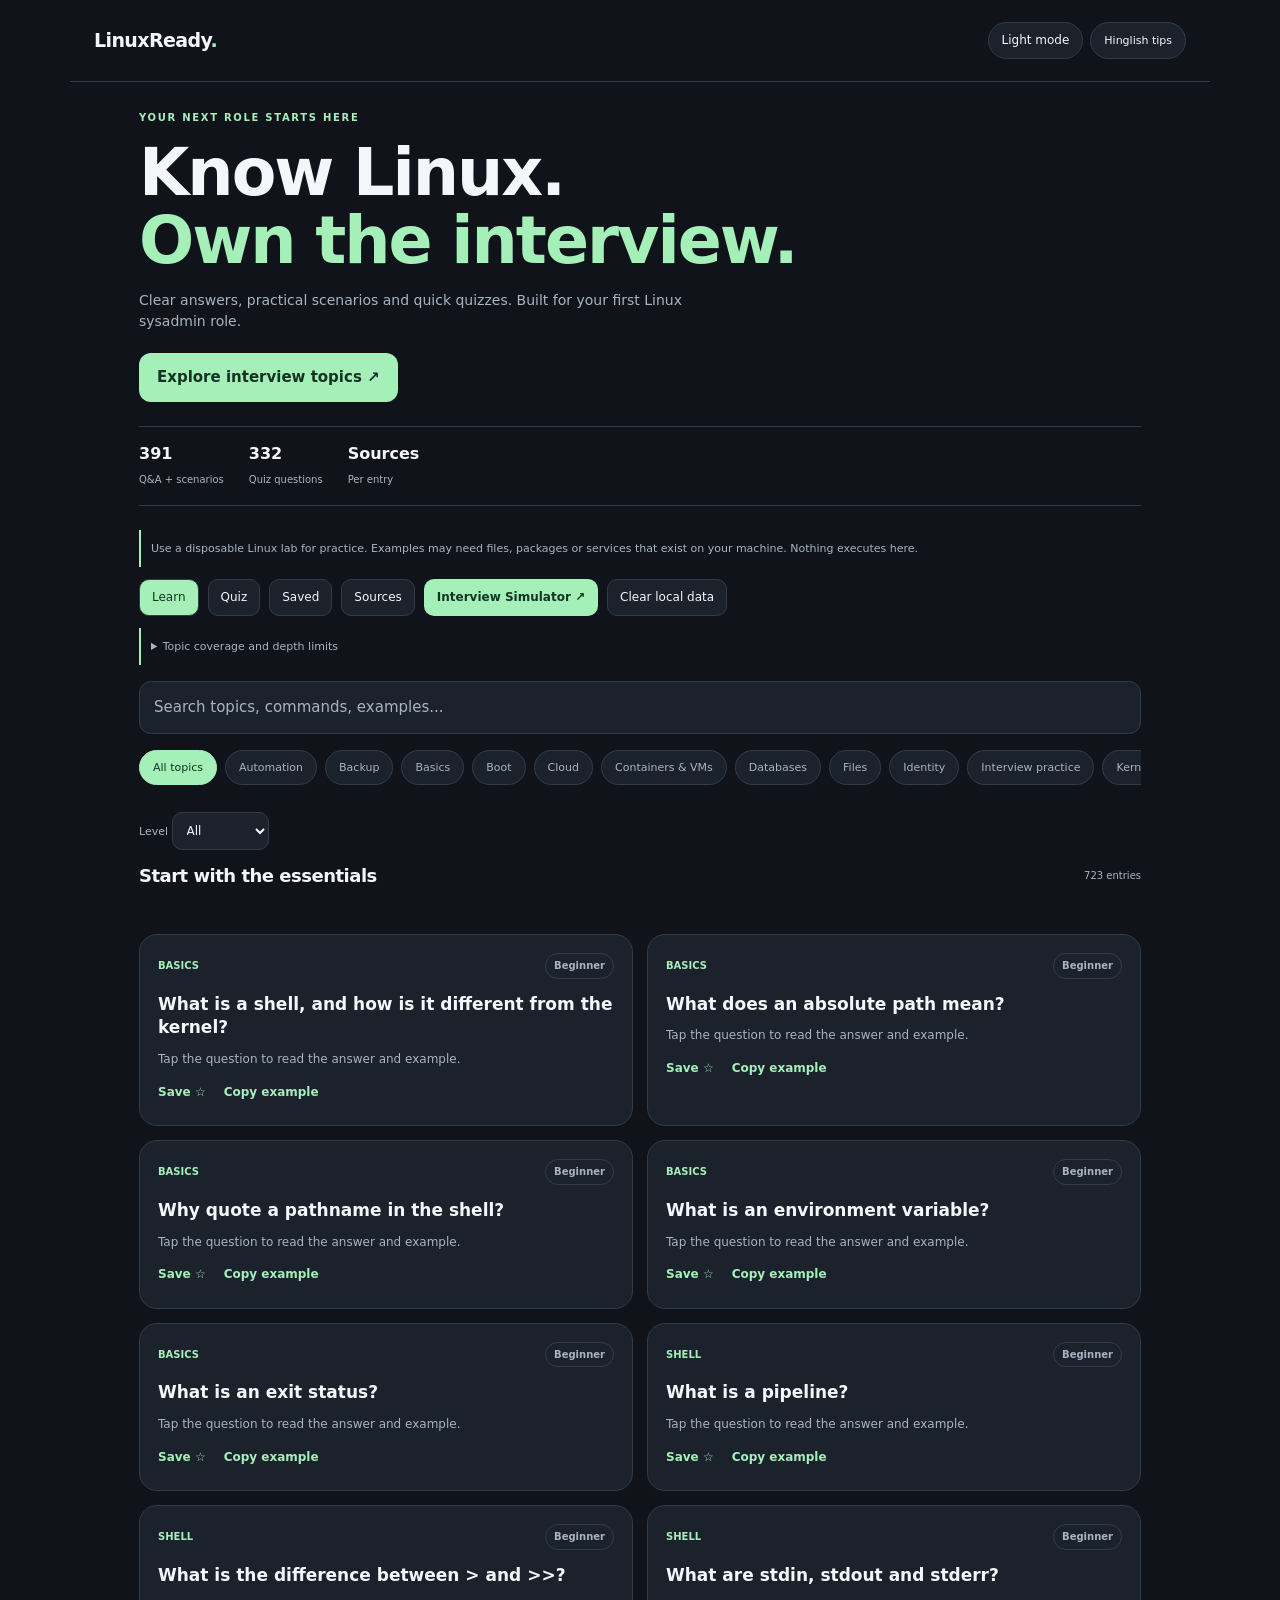
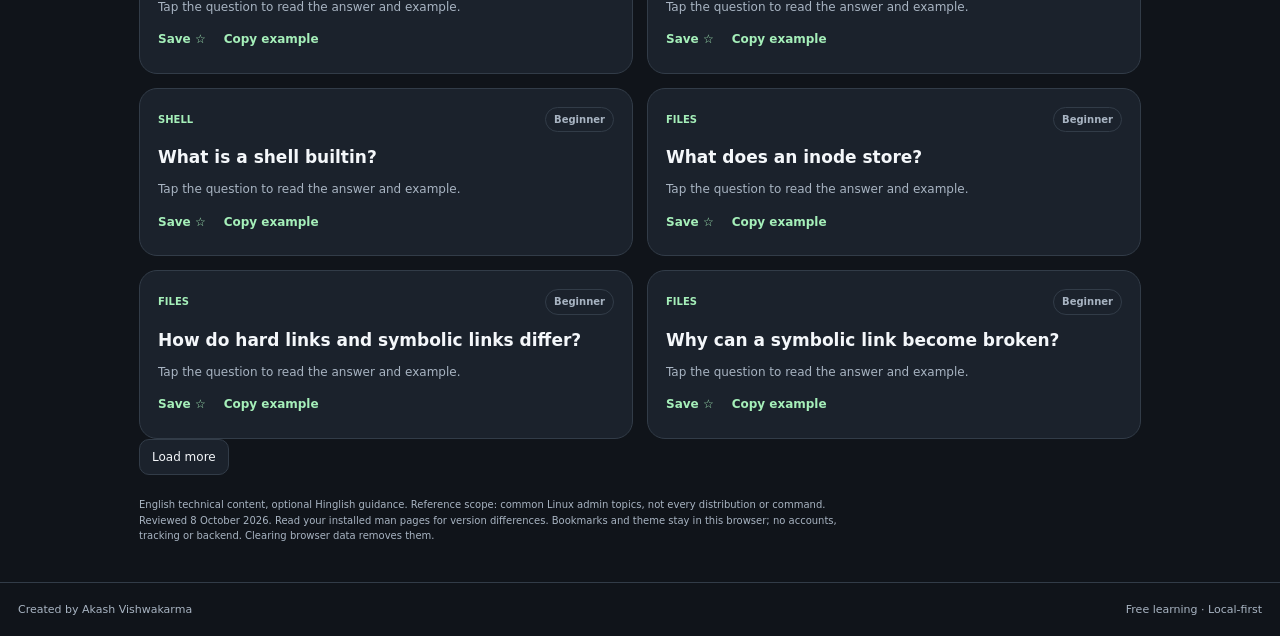
<file: index.html>
<!doctype html><html lang="en"><head><meta charset="utf-8"><meta name="viewport" content="width=device-width,initial-scale=1"><meta name="description" content="Clear answers, practical scenarios and quick quizzes. Built for your first Linux sysadmin role."><meta http-equiv="Content-Security-Policy" content="default-src 'none'; script-src 'self'; style-src 'self'; img-src 'self' data:; connect-src 'none'; base-uri 'none'; form-action 'none'; object-src 'none'"><meta name="referrer" content="no-referrer"><title>LinuxReady | Linux learning</title><link rel="stylesheet" href="2-style.css"><script defer src="2-fulldata.js"></script><script defer src="1-interview-coverage.js"></script><script defer src="4-data.js"></script><script defer src="3-app.js"></script></head><body class="interview" data-kind="interview"><header><div class="brand">LinuxReady<span>.</span></div><div class="headerbuttons"><button class="theme">Light mode</button><button class="theme lang">Hinglish tips</button></div></header><main><div class="eyebrow">YOUR NEXT ROLE STARTS HERE</div><h1>Know Linux.<br><span>Own the interview.</span></h1><p class="intro">Clear answers, practical scenarios and quick quizzes. Built for your first Linux sysadmin role.</p><button class="cta">Explore interview topics ↗</button><div class="stats"><div><b id="stat1">…</b><span>Q&A + scenarios</span></div><div><b id="stat2">…</b><span>Quiz questions</span></div><div><b>Sources</b><span>Per entry</span></div></div><p class="hint" id="guidance">Use a disposable Linux lab for practice. Examples may need files, packages or services that exist on your machine. Nothing executes here.</p><nav class="toolbar" aria-label="Views"><button data-view="learn" class="selected">Learn</button><button data-view="quiz">Quiz</button><button data-view="saved">Saved</button><button data-view="sources">Sources</button><a class="smallbtn simlink" href="interview-sim.html">Interview Simulator ↗</a><button id="clear">Clear local data</button></nav><div id="filters"><input aria-label="Search" maxlength="200" class="search" placeholder="Search topics, commands, examples..."><div class="topics"><button class="active" data-topic="all">All topics</button><button data-topic="Basics">Basics</button><button data-topic="Files">Files</button><button data-topic="Networking">Networking</button><button data-topic="Permissions">Permissions</button><button data-topic="Processes">Processes</button><button data-topic="Scheduling">Scheduling</button><button data-topic="Services">Services</button><button data-topic="Security">Security</button><button data-topic="Shell">Shell</button><button data-topic="Storage">Storage</button><button data-topic="System">System</button><button data-topic="Text">Text</button></div><div class="toolbar"><label>Level <select id="level"><option>All</option><option>Beginner</option><option>Scenario</option></select></label></div></div><div class="sectionhead"><h2 id="sectiontitle">Start with the essentials</h2><span id="count"></span></div><p class="status" aria-live="polite" id="status"></p><div class="grid" id="cards"></div><button id="more" class="smallbtn" hidden>Load more</button><section id="quiz" hidden><div class="toolbar"><label>Questions <select id="quizcount"><option>10</option><option selected>25</option><option>50</option></select></label><button id="startquiz">Start new quiz</button></div><div id="quizbody"></div></section><section id="sources" class="sourceslist" hidden></section><p class="foot">English technical content, optional Hinglish guidance. Reference scope: common Linux admin topics, not every distribution or command. Reviewed 8 October 2026. Read your installed man pages for version differences. Bookmarks and theme stay in this browser; no accounts, tracking or backend. Clearing browser data removes them.</p></main><div class="footer"><span>Created by Akash Vishwakarma</span><span>Free learning · Local-first</span></div></body></html>
</file>
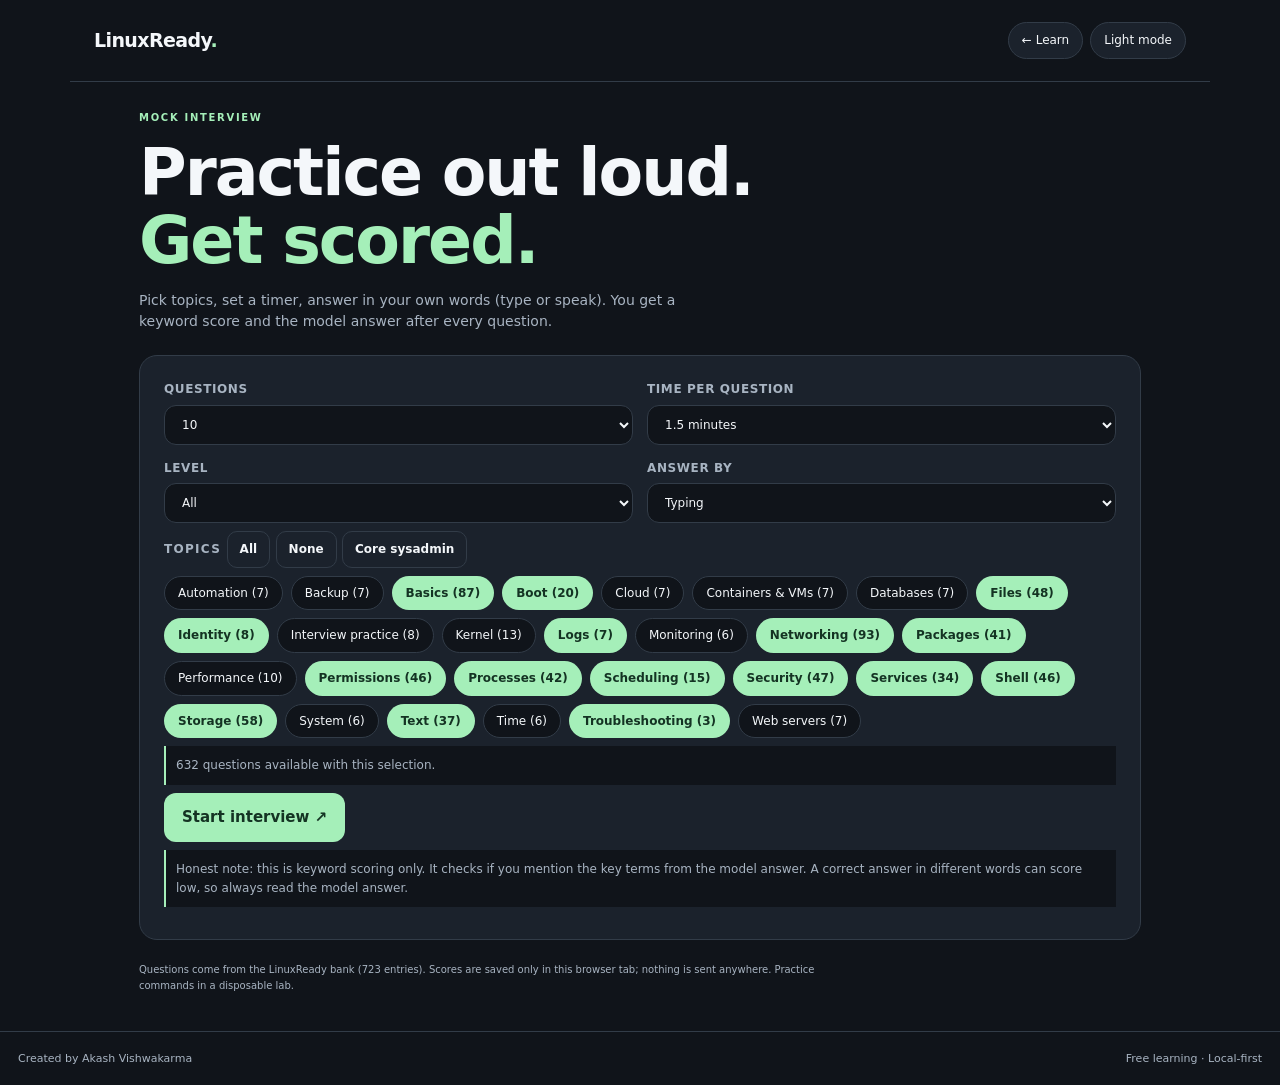
<file: interview-sim.html>
<!doctype html><html lang="en"><head><meta charset="utf-8"><meta name="viewport" content="width=device-width,initial-scale=1"><meta name="description" content="Practice Linux and IT interview questions with a timer, typed or spoken answers and keyword scoring. Free, private, runs in your browser."><meta http-equiv="Content-Security-Policy" content="default-src 'none'; script-src 'self'; style-src 'self'; img-src 'self' data:; connect-src 'none'; base-uri 'none'; form-action 'none'; object-src 'none'"><meta name="referrer" content="no-referrer"><title>Interview Simulator | LinuxReady</title><link rel="stylesheet" href="2-style.css"><link rel="stylesheet" href="5-sim.css"><script defer src="5-sim-bank.js"></script><script defer src="5-sim.js"></script></head>
<body class="interview" data-kind="interview"><header><div class="brand"><a href="index.html" class="brandlink">LinuxReady<span>.</span></a></div><div class="headerbuttons"><a class="theme navlink" href="index.html">← Learn</a><button class="theme" id="themeBtn" type="button">Light mode</button></div></header>
<main>
<div class="eyebrow">MOCK INTERVIEW</div><h1>Practice out loud.<br><span>Get scored.</span></h1>
<p class="intro">Pick topics, set a timer, answer in your own words (type or speak). You get a keyword score and the model answer after every question.</p>
<section id="setup" class="card sim">
 <div class="grid2"><label>Questions<select id="count"><option>5</option><option selected>10</option><option>15</option><option>20</option></select></label>
 <label>Time per question<select id="secs"><option value="60">1 minute</option><option value="90" selected>1.5 minutes</option><option value="120">2 minutes</option><option value="180">3 minutes</option><option value="0">No timer</option></select></label>
 <label>Level<select id="level"><option value="">All</option><option>Beginner</option><option>Scenario</option></select></label>
 <label>Answer by<select id="mode"><option value="type">Typing</option><option value="speak">Speaking (mic)</option></select></label></div>
 <p class="lbl">Topics <button class="smallbtn" id="allT" type="button">All</button> <button class="smallbtn" id="noneT" type="button">None</button> <button class="smallbtn" id="coreT" type="button">Core sysadmin</button></p>
 <div id="topics" class="topicsel"></div>
 <p class="hint" id="avail"></p>
 <button class="cta" id="start" type="button">Start interview ↗</button>
 <p class="hint">Honest note: this is keyword scoring only. It checks if you mention the key terms from the model answer. A correct answer in different words can score low, so always read the model answer.</p>
</section>
<section id="run" class="card sim" hidden>
 <div class="simtop"><span class="pill" id="prog"></span><span class="pill" id="topic"></span><span class="timer" id="timer" aria-live="off"></span></div>
 <h2 id="question"></h2>
 <textarea id="ans" rows="7" maxlength="3000" placeholder="Type your answer here, like you would say it in an interview..."></textarea>
 <div class="toolbar"><button class="smallbtn" id="mic" type="button" hidden>🎤 Speak</button><span class="hint" id="micstat"></span><span class="grow"></span><button class="smallbtn" id="skip" type="button">Skip</button><button class="cta small" id="submit" type="button">Submit answer</button></div>
 <div id="fb" hidden>
  <div class="scoreline"><b id="sc"></b><span id="verdict"></span></div>
  <p class="lbl">You covered</p><div id="hit" class="kw"></div>
  <p class="lbl">You missed</p><div id="miss" class="kw"></div>
  <p class="lbl">Model answer</p><p id="model"></p><code class="code" id="ex"></code><p><a id="src" class="source" target="_blank" rel="noopener noreferrer">Read reference ↗</a></p>
  <button class="cta small" id="next" type="button">Next question →</button>
 </div>
</section>
<section id="done" class="card sim" hidden>
 <h2>Interview finished</h2><div class="scoreline"><b id="fscore"></b><span id="fverdict"></span></div>
 <p class="hint" id="fstats"></p><p class="lbl">By topic</p><div id="bytopic"></div>
 <p class="lbl">Review</p><div id="review"></div>
 <div class="toolbar"><button class="cta small" id="retryWeak" type="button">Practice weak topics</button><button class="smallbtn" id="again" type="button">New interview</button></div>
</section>
<p class="foot">Questions come from the LinuxReady bank (723 entries). Scores are saved only in this browser tab; nothing is sent anywhere. Practice commands in a disposable lab.</p>
</main><div class="footer"><span>Created by Akash Vishwakarma</span><span>Free learning · Local-first</span></div></body></html>
</file>
<file: 2-style.css>
*{box-sizing:border-box}body{margin:0;background:var(--bg);color:var(--ink);font:15px/1.55 system-ui,sans-serif;--bg:#10141a;--surface:#1b222c;--ink:#f4f7fa;--muted:#a8b4c2;--line:#323c48;--accent:#a5efb9;--accentInk:#143323}body.light{--bg:#f4f6f8;--surface:#fff;--ink:#15202b;--muted:#526170;--line:#dbe2e8;--accent:#0f6b3c;--accentInk:#fff}body.commands{--accent:#ffca7a;--accentInk:#492c02}body.commands.light{--accent:#865409;--accentInk:#fff}header{max-width:1140px;margin:auto;padding:22px 24px;display:flex;align-items:center;justify-content:space-between;gap:14px;border-bottom:1px solid var(--line)}.brand{font-size:19px;font-weight:800;letter-spacing:-.6px}.brand span{color:var(--accent)}button,input{font:inherit}button{cursor:pointer}button:focus-visible,input:focus-visible{outline:3px solid var(--accent);outline-offset:3px}.theme{background:var(--surface);color:var(--ink);border:1px solid var(--line);border-radius:100px;padding:8px 13px;font-size:12px}main{max-width:1050px;margin:auto;padding:28px 24px 90px}.eyebrow{color:var(--accent);text-transform:uppercase;letter-spacing:1.7px;font-size:10px;font-weight:800}.pill{font-size:10px;display:inline-block;border:1px solid var(--line);border-radius:100px;padding:4px 8px;color:var(--muted)}h1{font-size:clamp(36px,7vw,65px);line-height:1.05;letter-spacing:-2px;margin:14px 0}h1 span{color:var(--accent)}.intro{color:var(--muted);max-width:560px;margin:14px 0 20px;font-size:14px}.cta{border:0;background:var(--accent);color:var(--accentInk);font-weight:750;padding:13px 18px;border-radius:12px}.stats{display:flex;gap:25px;margin:24px 0;padding:15px 0;border-block:1px solid var(--line)}.stats b{display:block;font-size:16px}.stats span{font-size:10px;color:var(--muted)}.search{width:100%;background:var(--surface);border:1px solid var(--line);border-radius:12px;padding:14px;color:var(--ink);margin:4px 0 16px}.search::placeholder{color:var(--muted)}.topics{display:flex;gap:8px;overflow:auto;margin-bottom:23px;padding-bottom:4px}.topics button{white-space:nowrap;border:1px solid var(--line);background:var(--surface);color:var(--muted);border-radius:100px;padding:8px 13px;font-size:11px}.topics button.active{background:var(--accent);color:var(--accentInk);border-color:var(--accent)}.sectionhead{display:flex;justify-content:space-between;align-items:center;margin:10px 0 12px}.sectionhead h2{font-size:18px;letter-spacing:-.5px;margin:0}.sectionhead span{font-size:10px;color:var(--muted)}.grid{display:grid;grid-template-columns:1fr 1fr;gap:14px}.card{background:var(--surface);border:1px solid var(--line);padding:18px;border-radius:18px}.meta{display:flex;gap:8px;justify-content:space-between;align-items:center;color:var(--accent);font-size:10px;font-weight:700}.card h3{font-size:17px;line-height:1.4;letter-spacing:-.4px;margin:14px 0 10px}.card p{font-size:12px;color:var(--muted);margin:8px 0}.code{display:block;background:var(--bg);border:1px solid var(--line);font:12px/1.7 monospace;padding:12px;border-radius:10px;margin:13px 0;overflow:auto;color:var(--accent)}.detail{border:0;background:none;color:var(--accent);padding:6px 0;font-size:12px;font-weight:750}.hint{background:var(--bg);border-left:2px solid var(--accent);padding:10px;font-size:11px;color:var(--muted);margin:12px 0}.foot{font-size:10px;color:var(--muted);margin-top:22px;max-width:700px}footer{position:fixed;bottom:0;left:0;width:100%;background:var(--surface);border-top:1px solid var(--line);display:flex;justify-content:center;gap:42px;padding:13px 10px;color:var(--muted);font-size:11px}footer b{color:var(--accent)}.preview{font-size:10px;color:var(--muted);margin:0 0 12px}.answer{display:none}.answer.open{display:block}@media(max-width:600px){header{padding:17px 20px}main{padding:25px 20px 90px}.grid{grid-template-columns:1fr}.stats{gap:27px}h1{font-size:41px}.card{padding:17px}.theme{padding:7px 10px}.brand{font-size:18px}}footer{position:static}main{padding-bottom:28px}
[hidden]{display:none!important}a{color:var(--accent)}select{background:var(--surface);color:var(--ink);padding:10px;border:1px solid var(--line);border-radius:10px;font:inherit;max-width:100%}.toolbar{display:flex;gap:9px;flex-wrap:wrap;margin:12px 0}.toolbar button,.smallbtn{background:var(--surface);border:1px solid var(--line);color:var(--ink);padding:8px 12px;border-radius:10px;font-size:12px}button.selected{background:var(--accent);color:var(--accentInk)}.toolbar label{font-size:11px;color:var(--muted)}.toolbar select{font-size:12px}.answer{display:block}.card h3{overflow-wrap:anywhere}.code{white-space:pre-wrap;overflow-wrap:anywhere}.card .actions{display:flex;gap:18px}.question{border:0;background:transparent;padding:0;color:var(--ink);font:inherit;font-weight:750;text-align:left;width:100%}.source{font-size:11px;display:block;margin-top:13px}.empty{grid-column:1/-1;color:var(--muted)}.quizoption{display:block;width:100%;text-align:left;background:var(--bg);border:1px solid var(--line);border-radius:10px;color:var(--ink);padding:12px;margin:10px 0;font:inherit;font-size:13px}.quizoption.correct{border-color:#27864c;background:#d7f3df;color:#153f23}.quizoption.wrong{border-color:#b64747;background:#fae1e1;color:#701f1f}.quizoption:disabled{cursor:default;opacity:1}.status{font-size:12px;color:var(--accent);min-height:20px}.sourceslist a{display:block;padding:8px;overflow-wrap:anywhere}.risk{color:var(--muted)}.headerbuttons{display:flex;gap:7px}.lang{font-size:11px}.footer{display:flex;justify-content:space-between;gap:10px;flex-wrap:wrap;font-size:11px;color:var(--muted);padding:18px;border-top:1px solid var(--line)}@media(max-width:360px){header{padding:14px}.brand{font-size:16px}.theme{font-size:10px}main{padding-inline:15px}.stats{gap:17px}.sectionhead{align-items:flex-start;gap:10px}}
.simlink{text-decoration:none;display:inline-flex;align-items:center;background:var(--accent);color:var(--accentInk);font-weight:700;border-color:transparent}
</file>
<file: 5-sim.css>
.navlink{text-decoration:none;display:inline-block;transition:color .18s}.navlink:hover{color:var(--accent)}.brandlink{color:inherit;text-decoration:none}
.sim{margin:22px 0;padding:24px;transition:border-color .2s,box-shadow .2s}
.sim label{display:grid;gap:6px;font-size:12px;color:var(--muted);font-weight:700;text-transform:uppercase;letter-spacing:.6px}
.sim select,.sim textarea{width:100%;background:var(--bg);color:var(--ink);border:1px solid var(--line);border-radius:12px;padding:11px 13px;font:inherit;text-transform:none;letter-spacing:0;font-weight:500;transition:border-color .18s,box-shadow .18s}
.sim select:focus,.sim textarea:focus{border-color:var(--accent);box-shadow:0 0 0 3px color-mix(in srgb,var(--accent) 22%,transparent);outline:none}
.sim textarea{line-height:1.55;resize:vertical}.grid2{display:grid;grid-template-columns:1fr 1fr;gap:14px}
.lbl{margin:18px 0 8px;font-size:11px;font-weight:800;letter-spacing:1.3px;text-transform:uppercase;color:var(--accent)}
.topicsel{display:flex;flex-wrap:wrap;gap:8px}.topicsel button{background:var(--bg);color:var(--ink);border:1px solid var(--line);border-radius:100px;padding:7px 13px;font-size:12px;transition:background .18s,color .18s,border-color .18s,transform .15s}
.topicsel button:hover{transform:translateY(-1px)}.topicsel button[aria-pressed=true]{background:var(--accent);color:var(--accentInk);border-color:transparent;font-weight:700}
.simtop{display:flex;gap:8px;flex-wrap:wrap;align-items:center;margin-bottom:10px}
.timer{margin-left:auto;font-size:22px;font-weight:800;font-variant-numeric:tabular-nums;padding:4px 12px;border:1px solid var(--line);border-radius:100px;transition:color .2s,border-color .2s}.timer.low{color:#ff8a8a;border-color:#ff8a8a}
#question{font-size:clamp(20px,3.4vw,28px);line-height:1.25;margin:8px 0 16px;letter-spacing:-.5px}
.grow{flex:1}.cta{transition:transform .15s,filter .2s}.cta:hover{transform:translateY(-1px);filter:brightness(1.06)}.cta:active{transform:none}.cta.small{padding:10px 16px;font-size:13px;margin:0}
.scoreline{display:flex;align-items:baseline;gap:12px;margin:16px 0 6px;flex-wrap:wrap}.scoreline b{font-size:46px;letter-spacing:-2px;color:var(--accent);line-height:1}.scoreline span{color:var(--muted)}
.kw{display:flex;flex-wrap:wrap;gap:7px}.kw span{border:1px solid var(--line);border-radius:100px;padding:4px 11px;font-size:12px;font-family:ui-monospace,Menlo,Consolas,monospace}.kw .y{border-color:var(--accent);color:var(--accent)}.kw .n{border-color:#e08585;color:#e08585}
.row2{display:grid;grid-template-columns:1fr auto;gap:8px;align-items:center;padding:9px 0;border-bottom:1px solid var(--line)}.meter{height:8px;border-radius:9px;background:var(--line);overflow:hidden;grid-column:1/-1}.meter i{display:block;height:100%;background:var(--accent);transition:width .4s}
.rv{padding:11px 0;border-bottom:1px solid var(--line)}.rv b{display:block;margin-bottom:2px}
.smallbtn,.theme{transition:background .18s,border-color .18s,transform .15s}.smallbtn:hover,.theme:hover{transform:translateY(-1px)}
@media (prefers-reduced-motion:no-preference){@keyframes rise{from{opacity:0;transform:translateY(10px)}to{opacity:1;transform:none}}main>.card,main>.eyebrow,main>h1,main>.intro{animation:rise .45s cubic-bezier(.2,.7,.3,1) both}main>h1{animation-delay:.05s}main>.intro{animation-delay:.1s}main>.card{animation-delay:.15s}}
@media(max-width:560px){.grid2{grid-template-columns:1fr}.timer{font-size:17px;padding:3px 10px}.sim{padding:18px}}
#micstat:empty{display:none}
</file>
